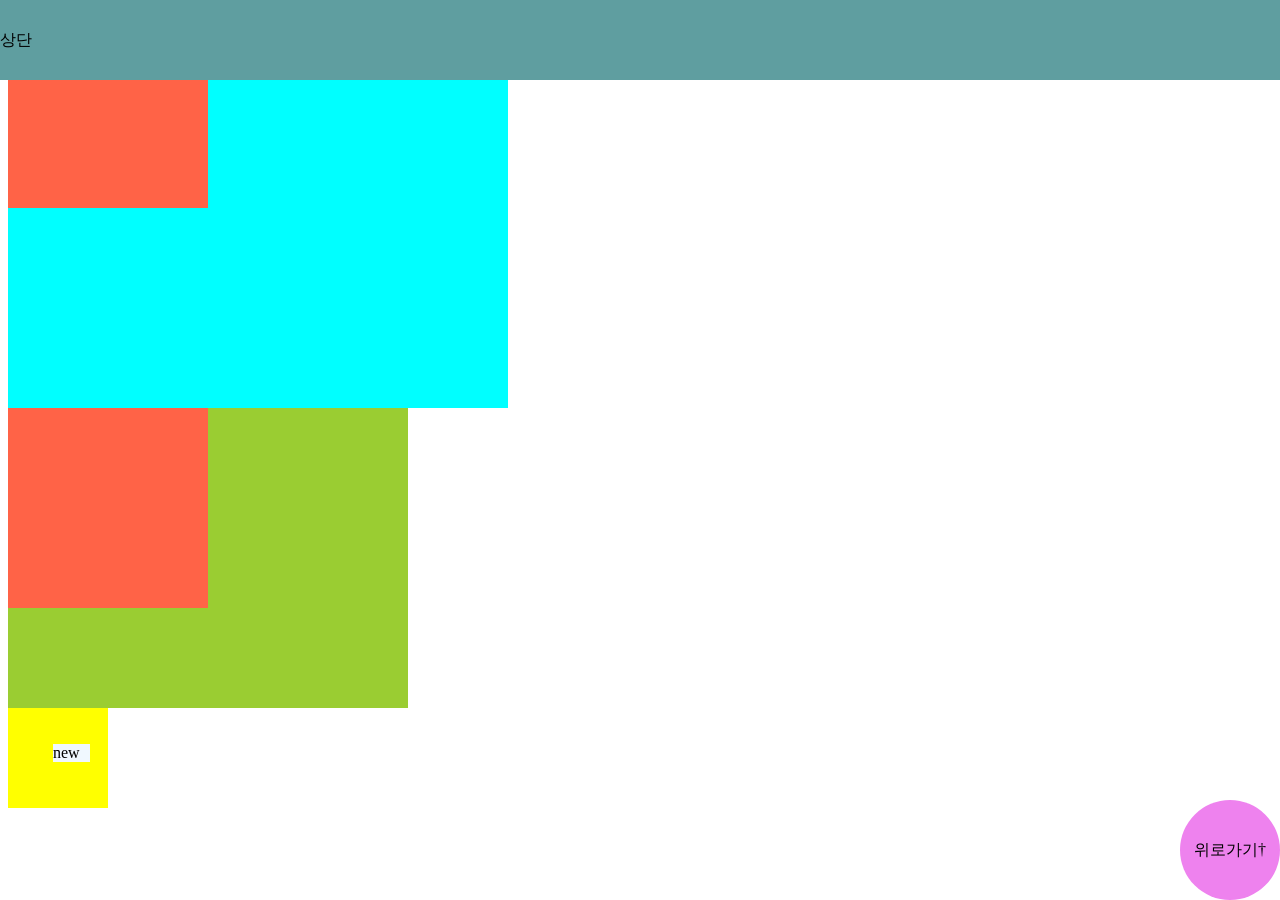
<file: index.html>
<!doctype html>
<html lang="en">
    <head>
        <meta charset="UTF-8" />
        <meta name="viewport" content="width=device-width, initial-scale=1.0" />
        <title>position 웹요소의 위치 지정하기</title>
        <style>
            .box {
                position: absolute;
                top: 0;
                left: 0;
                width: 200px;
                height: 200px;
                background-color: tomato;
            }
            .contents {
                position: relative;
                width: 500px;
                height: 400px;
                background-color: aqua;
            }
            .section {
                position: relative;
                width: 400px;
                height: 300px;
                background-color: yellowgreen;
            }
            .gotop {
                position: fixed;
                right: 0;
                bottom: 0;
                width: 100px;
                border-radius: 50%;
                line-height: 100px;
                text-align: center;
                height: 100px;
                background-color: violet;
            }
            .header {
                position: fixed;
                top: 0;
                left: 0;
                width: 100%;
                line-height: 80px;
                background-color: cadetblue;
                z-index: 9999;
            }
            .wrap {
                position: relative;
                height: 100px;
                width: 100px;

                background-color: yellow;
            }
            .wrap p {
                width: 37px;
                position: absolute;
                left: 45px;
                top: 20px;
                background-color: aliceblue;
            }
        </style>
    </head>
    <body>
        <div class="header">상단</div>
        <div class="contents">
            <div class="box"></div>
        </div>
        <div class="section">
            <div class="box"></div>
        </div>
        <div class="gotop">위로가기†</div>
        <div class="wrap">
            <p>new</p>
        </div>
    </body>
</html>
</file>
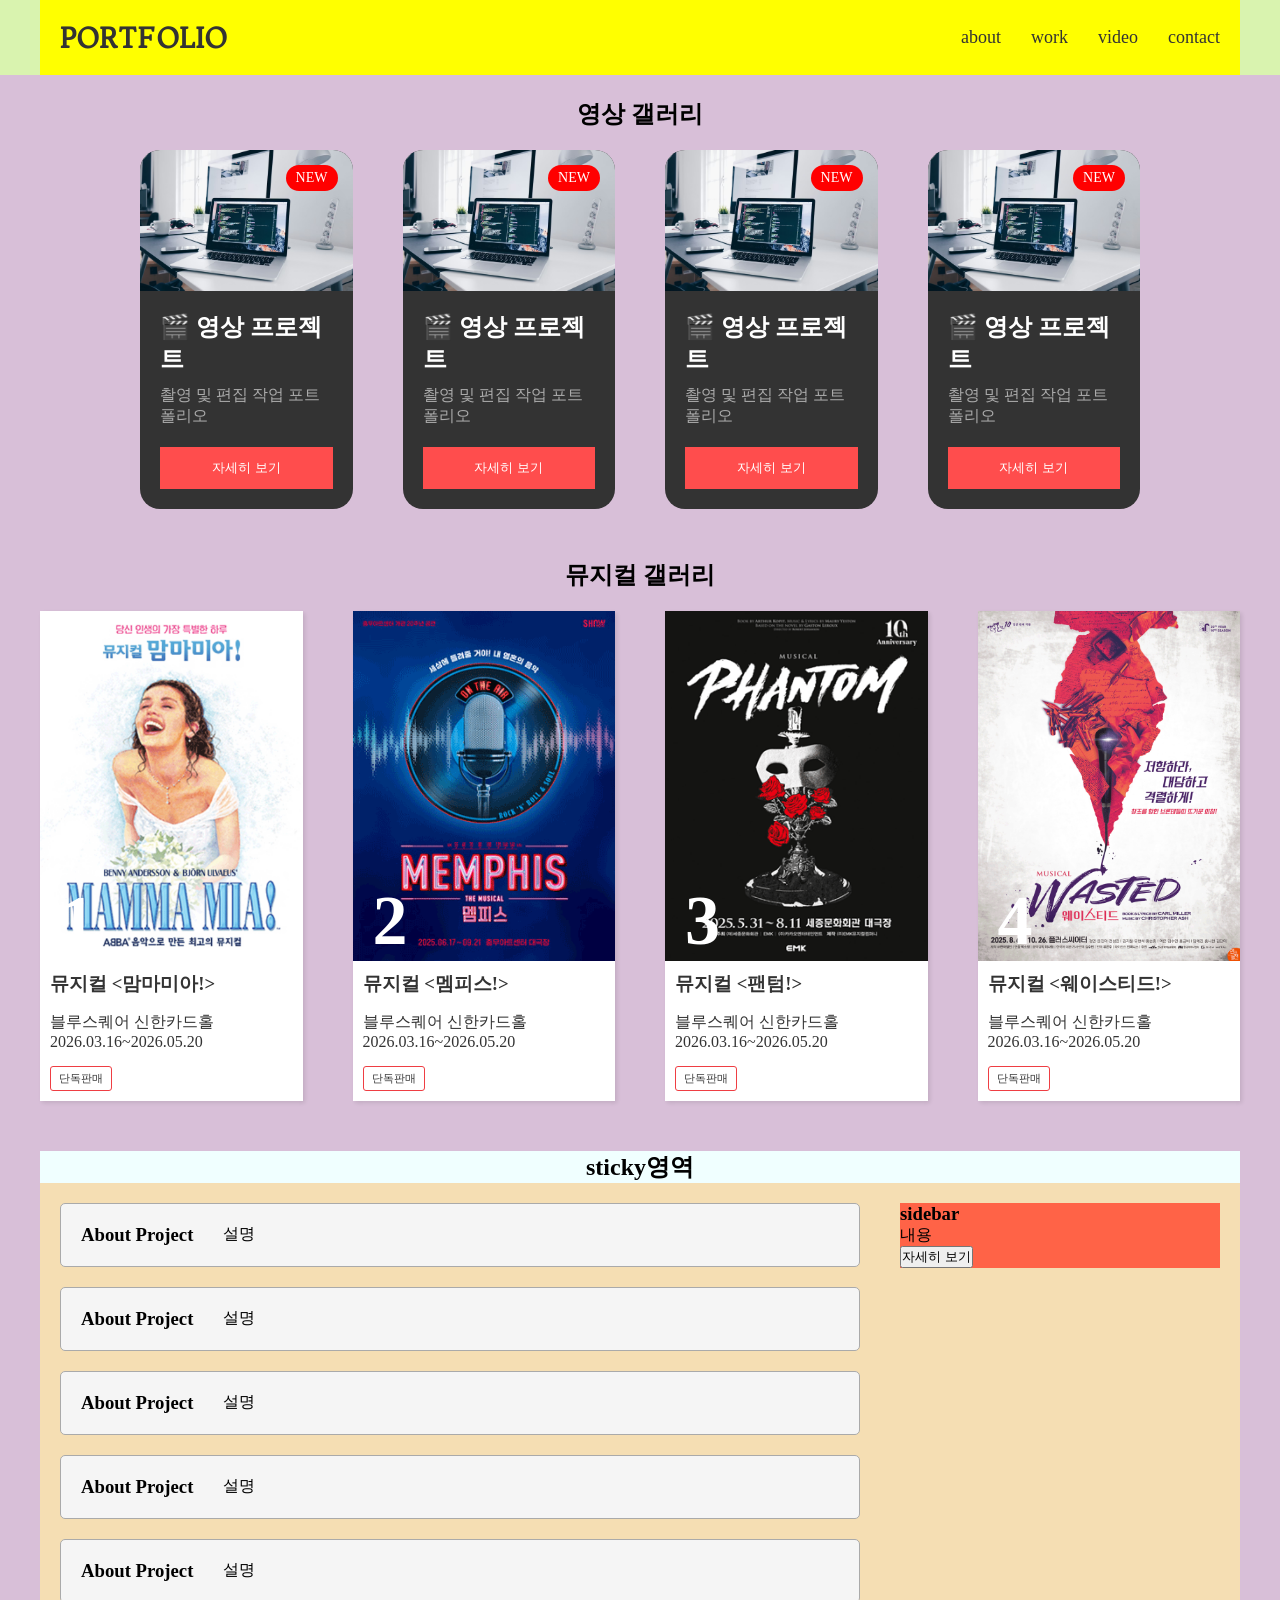
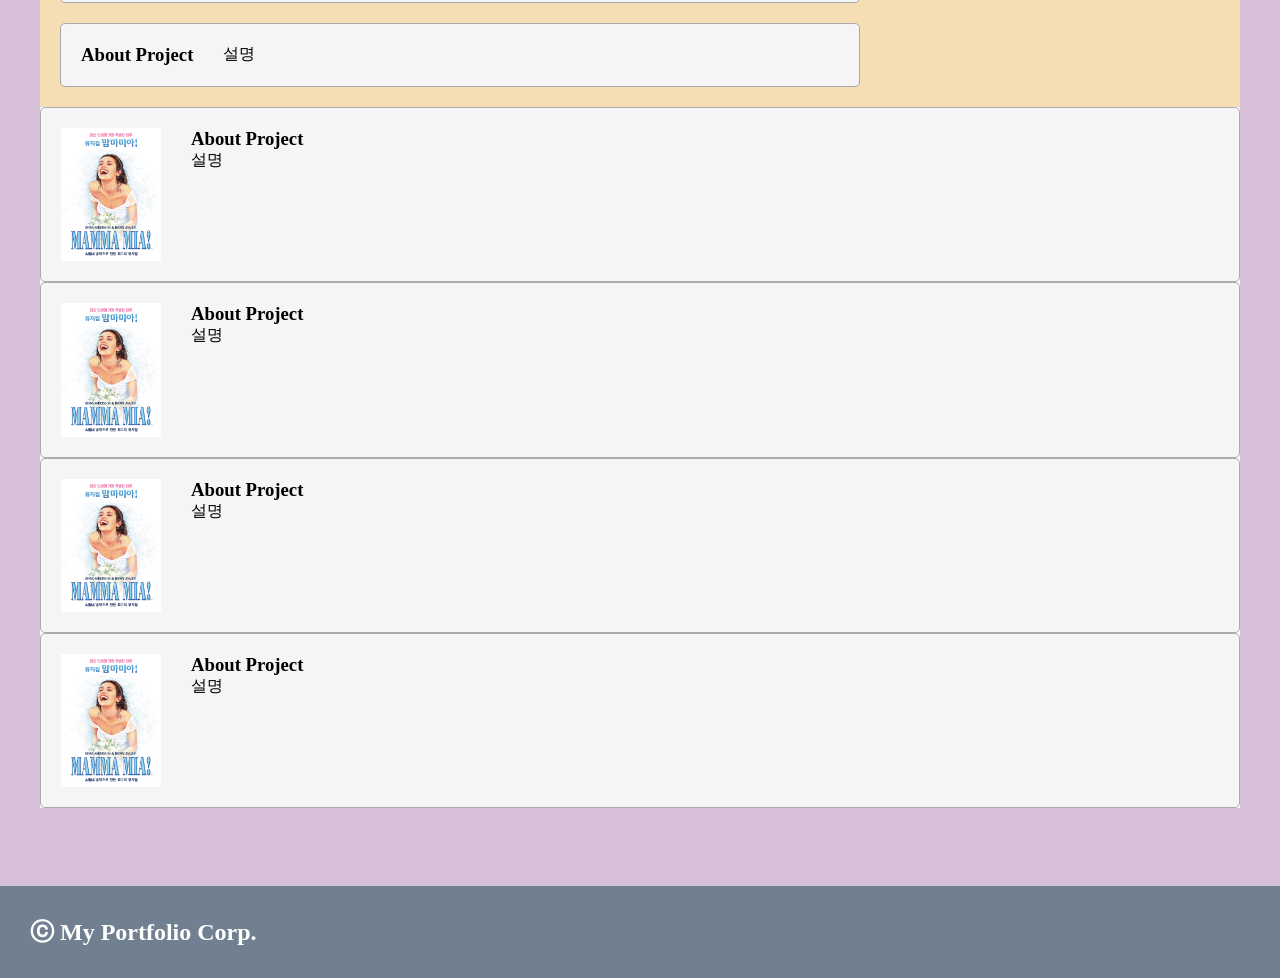
<file: position_ex01.html>
<!doctype html>
<html lang="en">
    <head>
        <meta charset="UTF-8" />
        <meta name="viewport" content="width=device-width, initial-scale=1.0" />
        <title>Document</title>
        <link rel="stylesheet" href="css/positon_ex01.css" />
    </head>
    <body>
        <div class="header">
            <div class="header-inner">
                <a href="#" class="logo">PORTFOLIO</a>
                <nav>
                    <a href="#">about</a>
                    <a href="#">work</a>
                    <a href="#">video</a>
                    <a href="#">contact</a>
                </nav>
            </div>
        </div>
        <header>
            <!-- main -->
            <main>
                <section class="contents">
                    <h2>영상 갤러리</h2>
                    <div class="card-list">
                        <div class="card">
                            <!-- new -->
                            <div class="badge">NEW</div>
                            <img src="photo-1498050108023-c5249f4df085.avif" alt="이미지" />
                            <!-- 내용 -->
                            <div class="content">
                                <h2>🎬 영상 프로젝트</h2>
                                <p>촬영 및 편집 작업 포트폴리오</p>
                                <button>자세히 보기</button>
                            </div>
                        </div>
                        <div class="card">
                            <!-- new -->
                            <div class="badge">NEW</div>
                            <img src="photo-1498050108023-c5249f4df085.avif" alt="이미지" />
                            <!-- 내용 -->
                            <div class="content">
                                <h2>🎬 영상 프로젝트</h2>
                                <p>촬영 및 편집 작업 포트폴리오</p>
                                <button>자세히 보기</button>
                            </div>
                        </div>
                        <div class="card">
                            <!-- new -->
                            <div class="badge">NEW</div>
                            <img src="photo-1498050108023-c5249f4df085.avif" alt="이미지" />
                            <!-- 내용 -->
                            <div class="content">
                                <h2>🎬 영상 프로젝트</h2>
                                <p>촬영 및 편집 작업 포트폴리오</p>
                                <button>자세히 보기</button>
                            </div>
                        </div>
                        <div class="card">
                            <!-- new -->
                            <div class="badge">NEW</div>
                            <img src="photo-1498050108023-c5249f4df085.avif" alt="이미지" />
                            <!-- 내용 -->
                            <div class="content">
                                <h2>🎬 영상 프로젝트</h2>
                                <p>촬영 및 편집 작업 포트폴리오</p>
                                <button>자세히 보기</button>
                            </div>
                        </div>
                    </div>
                </section>
                <!-- 디자인영역 -->
                <section class="musical-wrap">
                    <h2>뮤지컬 갤러리</h2>
                    <div class="card-list">
                        <div class="musical-card">
                            <a href="#">
                                <!-- 이미지영역 -->
                                <div class="ticket-img">
                                    <img src="images/mamma_p.gif" alt="맘마미아" />
                                    <span class="ticket-rank">1</span>
                                </div>
                                <!-- 티켓 안내 내용 영역 -->
                                <div class="ticket-info">
                                    <h3>뮤지컬 <맘마미아!></h3>
                                    <p class="ticket-hall">블루스퀘어 신한카드홀</p>
                                    <p class="ticket-date">2026.03.16~2026.05.20</p>
                                    <span class="ticket-sale">단독판매</span>
                                </div>
                            </a>
                        </div>
                        <div class="musical-card">
                            <a href="#">
                                <!-- 이미지영역 -->
                                <div class="ticket-img">
                                    <img src="images/mempithp.gif" alt="멤피스" />
                                    <span class="ticket-rank">2</span>
                                </div>
                                <!-- 티켓 안내 내용 영역 -->
                                <div class="ticket-info">
                                    <h3>뮤지컬 <멤피스!></h3>
                                    <p class="ticket-hall">블루스퀘어 신한카드홀</p>
                                    <p class="ticket-date">2026.03.16~2026.05.20</p>
                                    <span class="ticket-sale">단독판매</span>
                                </div>
                            </a>
                        </div>
                        <div class="musical-card">
                            <a href="#">
                                <!-- 이미지영역 -->
                                <div class="ticket-img">
                                    <img src="images/pan.gif" alt="팬텀" />
                                    <span class="ticket-rank">3</span>
                                </div>
                                <!-- 티켓 안내 내용 영역 -->
                                <div class="ticket-info">
                                    <h3>뮤지컬 <팬텀!></h3>
                                    <p class="ticket-hall">블루스퀘어 신한카드홀</p>
                                    <p class="ticket-date">2026.03.16~2026.05.20</p>
                                    <span class="ticket-sale">단독판매</span>
                                </div>
                            </a>
                        </div>
                        <div class="musical-card">
                            <a href="#">
                                <!-- 이미지영역 -->
                                <div class="ticket-img">
                                    <img src="images/wasted.gif" alt="맘마미아" />
                                    <span class="ticket-rank">4</span>
                                </div>
                                <!-- 티켓 안내 내용 영역 -->
                                <div class="ticket-info">
                                    <h3>뮤지컬 <웨이스티드!></h3>
                                    <p class="ticket-hall">블루스퀘어 신한카드홀</p>
                                    <p class="ticket-date">2026.03.16~2026.05.20</p>
                                    <span class="ticket-sale">단독판매</span>
                                </div>
                            </a>
                        </div>
                    </div>
                </section>
                <!-- sticky영역 -->
                <section class="sticky-wrap">
                    <h2>sticky영역</h2>
                    <div class="sticky-container">
                        <!-- 왼쪽영역 -->
                        <div class="sticky-left">
                            <div class="sticky-card">
                                <h3>About Project</h3>
                                <p>설명</p>
                            </div>
                            <div class="sticky-card">
                                <h3>About Project</h3>
                                <p>설명</p>
                            </div>
                            <div class="sticky-card">
                                <h3>About Project</h3>
                                <p>설명</p>
                            </div>
                            <div class="sticky-card">
                                <h3>About Project</h3>
                                <p>설명</p>
                            </div>
                            <div class="sticky-card">
                                <h3>About Project</h3>
                                <p>설명</p>
                            </div>
                            <div class="sticky-card">
                                <h3>About Project</h3>
                                <p>설명</p>
                            </div>
                        </div>
                        <!-- 오른쪽영역 -->
                        <div class="stikcy-right">
                            <div class="sticky-box">
                                <h3>sidebar</h3>
                                <p>내용</p>
                                <button>자세히 보기</button>
                            </div>
                        </div>
                    </div>
                    <div class="sticky-cont">
                        <div class="sticky-card">
                            <img src="images/mamma_p.gif" alt="" />
                            <div class="card-img">
                                <h3>About Project</h3>
                                <p>설명</p>
                            </div>
                        </div>
                        <div class="sticky-card">
                            <img src="images/mamma_p.gif" alt="" />
                            <div class="card-img">
                                <h3>About Project</h3>
                                <p>설명</p>
                            </div>
                        </div>
                        <div class="sticky-card">
                            <img src="images/mamma_p.gif" alt="" />
                            <div class="card-img">
                                <h3>About Project</h3>
                                <p>설명</p>
                            </div>
                        </div>
                        <div class="sticky-card">
                            <img src="images/mamma_p.gif" alt="" />
                            <div class="card-img">
                                <h3>About Project</h3>
                                <p>설명</p>
                            </div>
                        </div>
                    </div>
                </section>
            </main>
            <!-- 하단 -->
             <footer>
                <h2>ⓒ My Portfolio Corp.</h2>
             </footer>
        </header>
    </body>
</html>
</file>
<file: css/positon_ex01.css>
@import url("https://fonts.googleapis.com/css2?family=Trykker&display=swap");
* {
    margin: 0;
    padding: 0;
    box-sizing: border-box;
}
a {
    color: #333;
    text-decoration: none;
}
/* 상단 */
.header {
    width: 100%;
    position: fixed;
    top: 0;
    left: 0;
    z-index: 9999;
    background-color: #d9f3af;
}
.header-inner {
    display: flex;
    justify-content: space-between;
    width: 1200px;
    margin: auto;
    align-items: center;
    background-color: yellow;
    padding: 20px;
}
/* logo */
.logo {
    font-size: 28px;
    font-weight: bold;
    font-family: "Trykker", serif;
}
/* menu */
nav {
    display: flex;
    gap: 30px;
}
nav a {
    font-size: 18px;
}
nav a:hover {
    color: rgb(244, 162, 10);
    text-decoration: underline;
}
/* main */
main {
    padding: 77.5px 0;
    background-color: thistle;
}
/* 영상갤러리 */
.contents {
    width: 1000px;
    margin: auto;
    /* background-color: red; */
}
.contents > h2 {
    text-align: center;
    padding: 20px 0;
}
.card-list {
    display: flex;
    gap: 50px;
}
.card {
    position: relative;
    width: 300px;
    background-color: #333;
    border-radius: 20px;
    color: #fff;
    overflow: hidden;
}
.card img {
    width: 100%;
    display: block;
}
/* new */
.badge {
    position: absolute;
    top: 15px;
    right: 15px;
    padding: 5px 10px;
    background-color: red;
    border-radius: 20px;
    font-size: 14px;
}
.content {
    padding: 20px;
}
.content h2 {
    margin-bottom: 10px;
}
.content p {
    color: #aaa;
    margin-bottom: 20px;
}
.content button {
    width: 100%;
    padding: 12px;
    border: none;
    background: #ff4d4d;
    color: #fff;
    cursor: pointer;
    transition: all 0.3s;
}
.content button:hover {
    background: #d51414;
}
/* 뮤지컬 영역 */
.musical-wrap {
    width: 1200px;
    margin: 50px auto;
    /* display: flex; */
    gap: 20px;
}
.musical-wrap > h2 {
    text-align: center;
    margin-bottom: 20px;
}
.musical-card {
    background-color: #fff;
    width: calc(100% / 4);
    box-shadow: 2px 2px 4px rgba(0, 0, 0, 0.1);
}
.ticket-img img {
    width: 100%;
    display: block;
}
/* 이미지위에 랭킹 */
.ticket-img {
    position: relative;
}
.img-bg {
    position: absolute;
    top: 0;
    left: 0;
    width: 100%;
    height: 380px;
    background: linear-gradient(180deg, transparent 70%, rgba(0, 0, 0, 0.4));
}
.ticket-rank {
    position: absolute;
    bottom: 0;
    left: 20px;
    color: #fff;
    font-size: 70px;
    font-weight: bold;
}
.ticket-info {
    padding: 10px;
}
.ticket-info h3 {
    margin-bottom: 15px;
}
.ticket-sale {
    padding: 4px 8px;
    border-radius: 3px;
    font-size: 11px;
    border: 1px solid #ef3e43;
    margin-top: 15px;
    display: inline-block;
}
/* sticky영역 */
.sticky-wrap {
    width: 1200px;
    background-color: azure;
    margin: auto;
}
.sticky-wrap h2 {
    text-align: center;
}
.sticky-container {
    display: flex;
}
.sticky-left {
    width: 70%;
    padding: 20px;
    display: flex;
    flex-direction: column;
    gap: 20px;
    background-color: wheat;
}
.stikcy-right {
    width: 30%;
    padding: 20px;
    background-color: wheat;
}
.sticky-card {
    background-color: whitesmoke;
    border-radius: 5px;
    border: 1px solid #aaa;
    padding: 20px;
}
.sticky-box {
    position: sticky;
    top: 100px;
    background-color: tomato;
}
.sticky-card {
    display: flex;
    gap: 30px;
}
.sticky-content {
    display: flex;
    flex-direction: column;
    gap: 20px;
}
.sticky-card img {
    width: 100px;
}
footer {
    width: 100%;
    color: #fff;
    padding: 30px;
    background-color: slategrey;
}
</file>
